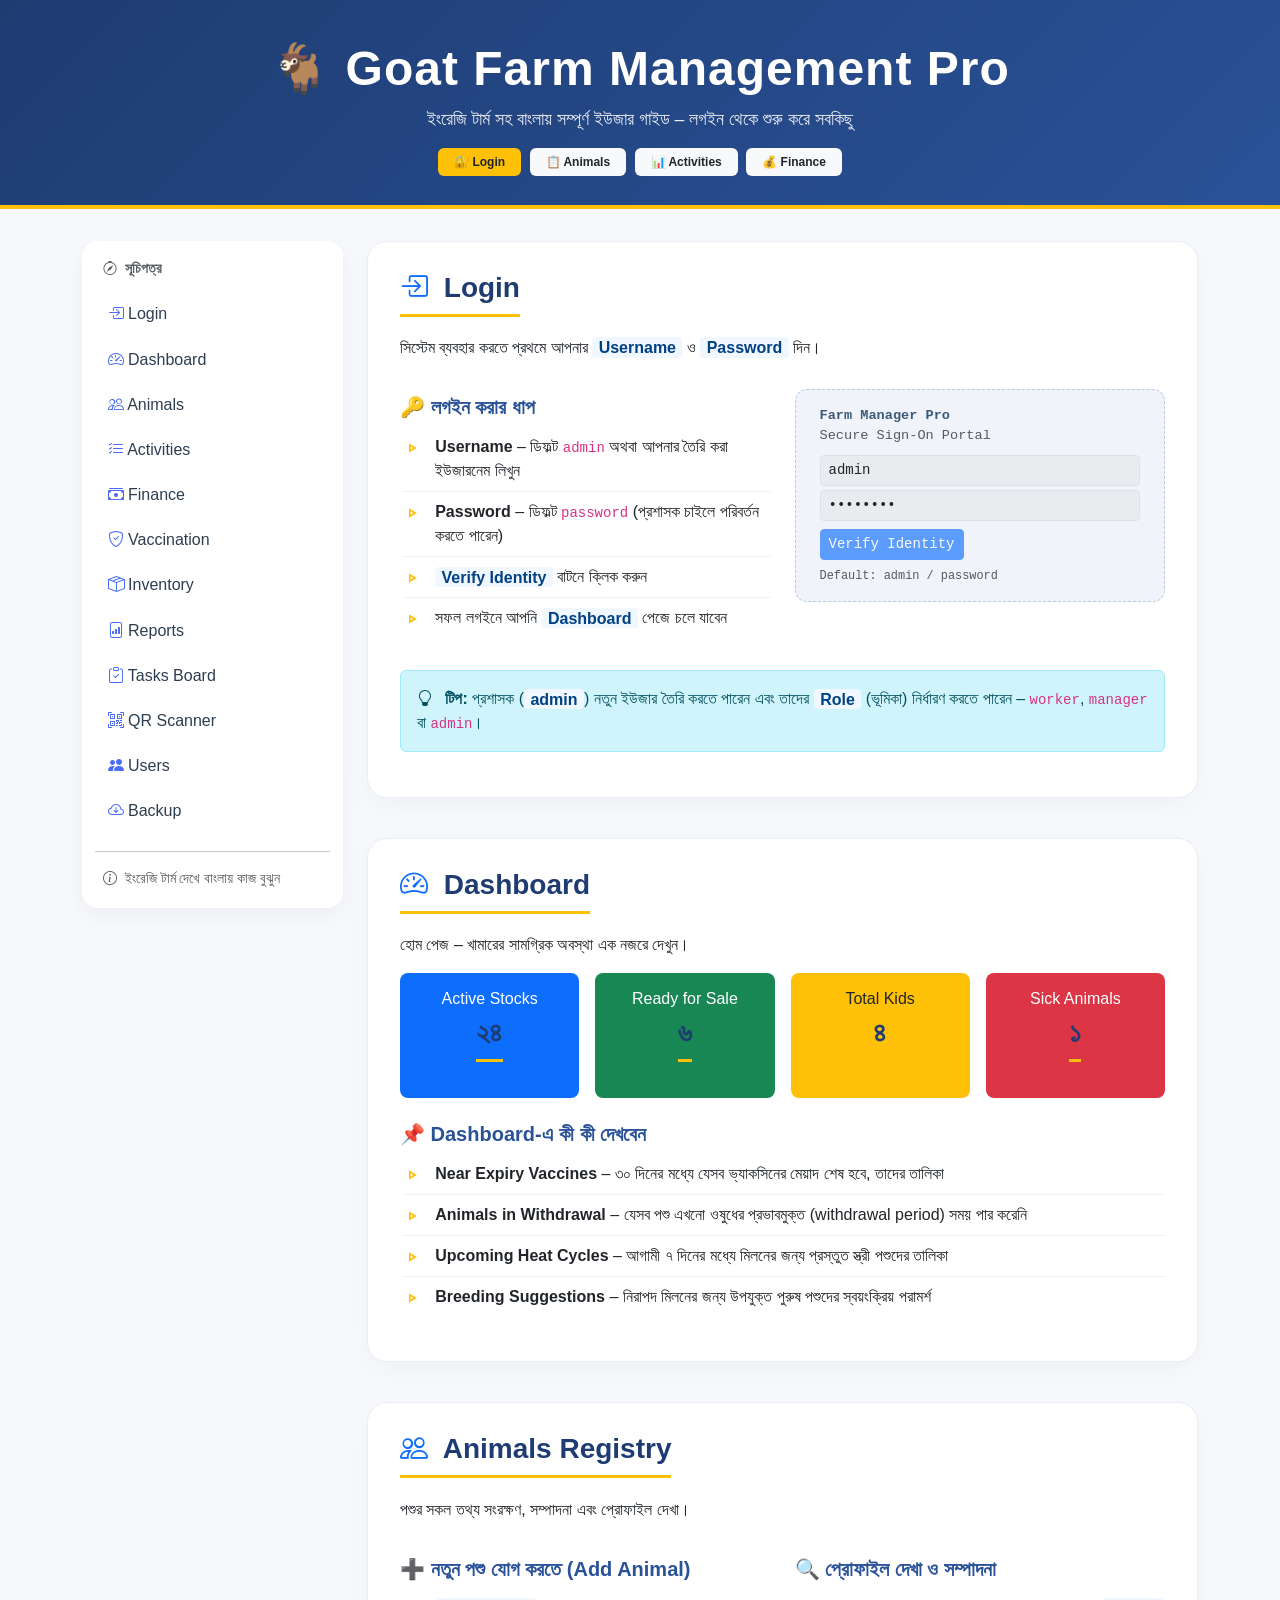
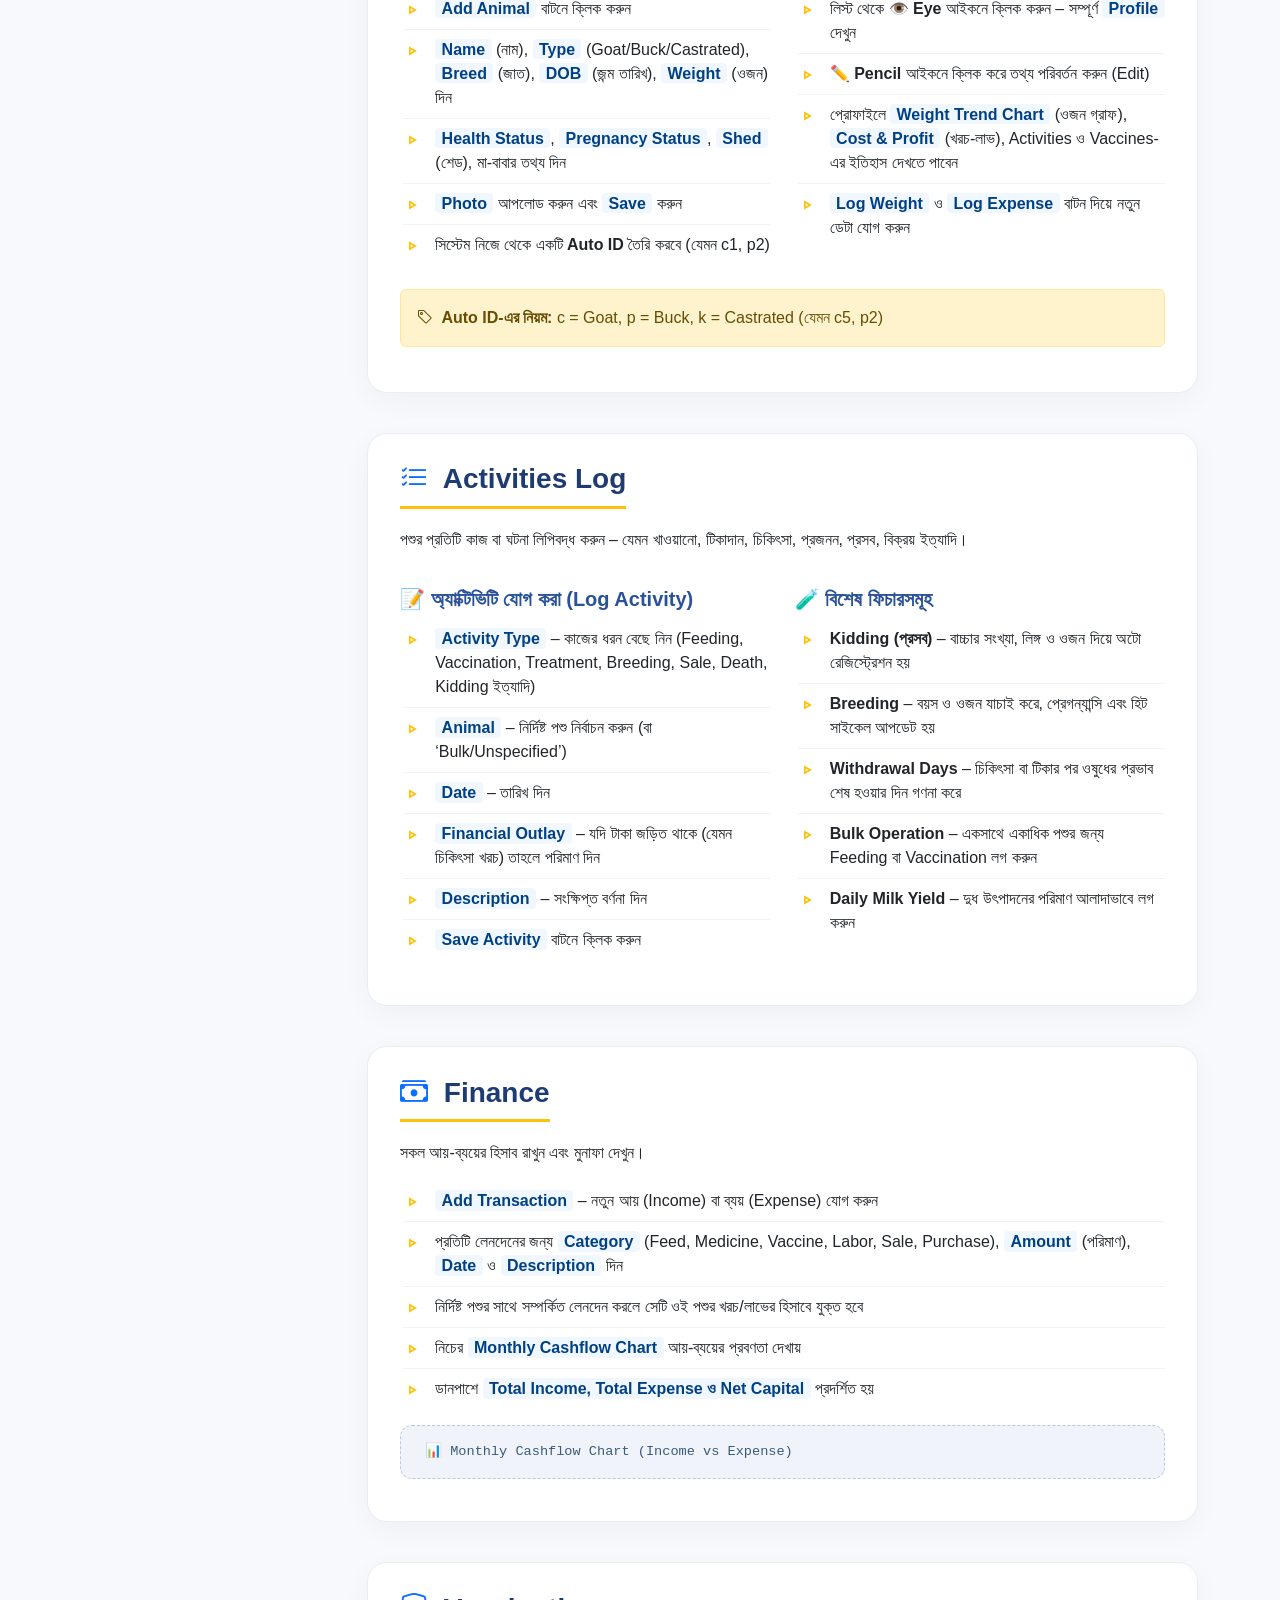
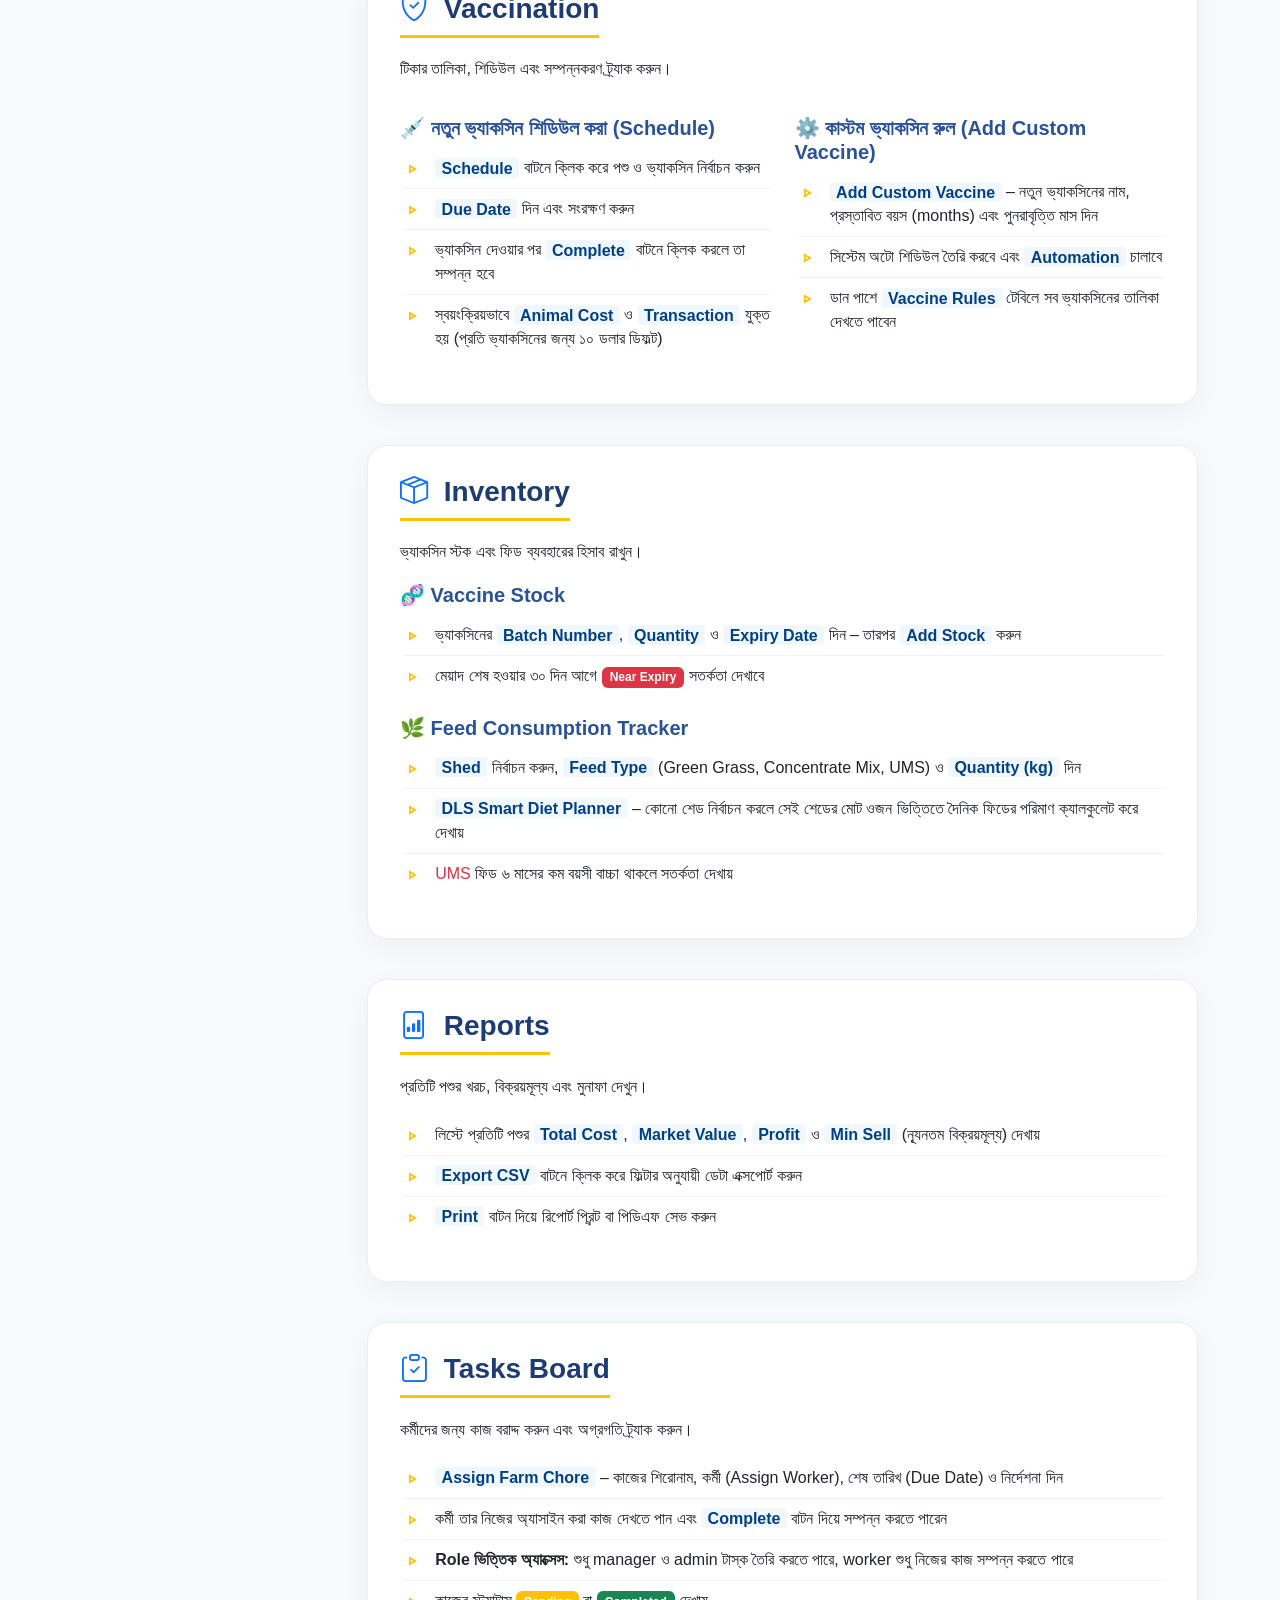
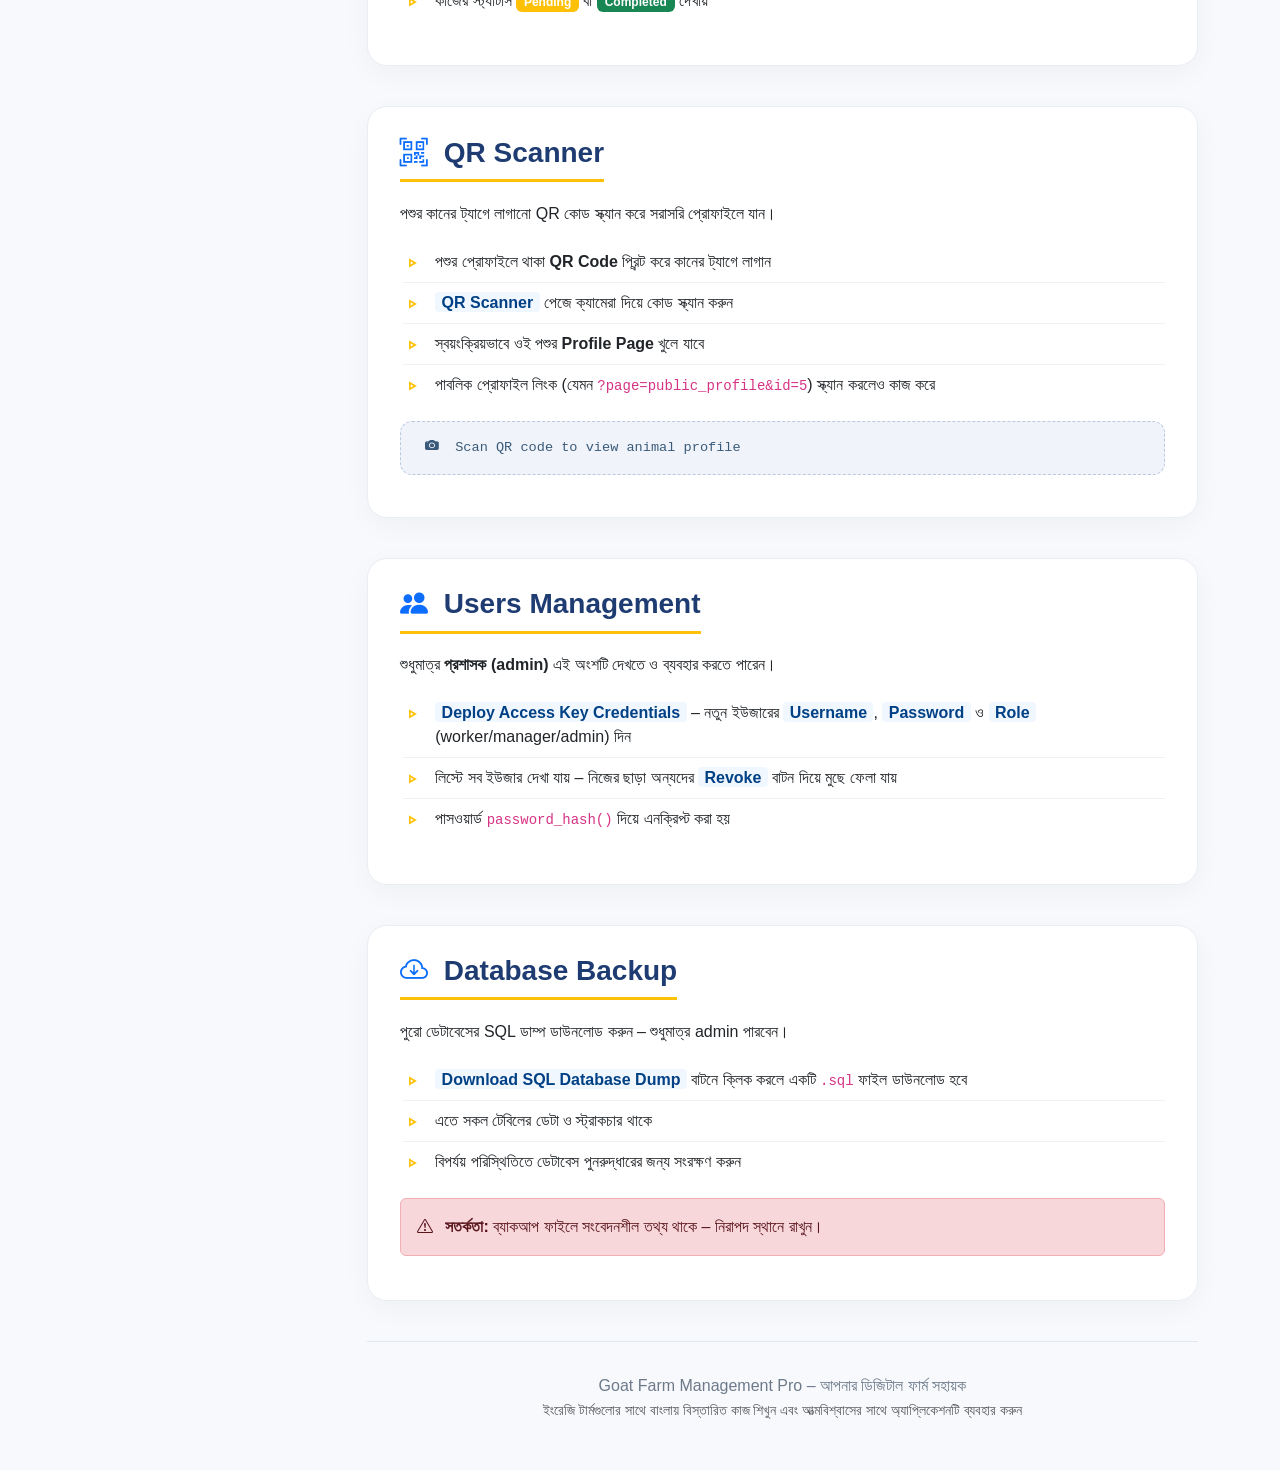
<file: Goat Farm/tutorial.html>
<!DOCTYPE html>
<html lang="bn">
<head>
    <meta charset="UTF-8" />
    <meta name="viewport" content="width=device-width, initial-scale=1.0" />
    <title>Goat Farm Management – User Guide (English Terms, Bangla Explanation)</title>
    <link href="https://cdn.jsdelivr.net/npm/bootstrap@5.3.3/dist/css/bootstrap.min.css" rel="stylesheet" />
    <link href="https://cdn.jsdelivr.net/npm/bootstrap-icons@1.11.3/font/bootstrap-icons.css" rel="stylesheet" />
    <style>
        body {
            background: #f8f9fc;
            font-family: 'Segoe UI', Tahoma, Geneva, Verdana, sans-serif;
            padding-bottom: 3rem;
        }
        .guide-header {
            background: linear-gradient(135deg, #1e3c72 0%, #2a5298 100%);
            color: #fff;
            padding: 2.5rem 0 1.8rem 0;
            margin-bottom: 2rem;
            border-bottom: 4px solid #ffc107;
        }
        .guide-header h1 {
            font-weight: 700;
            letter-spacing: 1px;
        }
        .guide-header p {
            opacity: 0.9;
            font-size: 1.1rem;
        }
        .sidebar-nav {
            background: #ffffff;
            border-radius: 16px;
            box-shadow: 0 8px 24px rgba(0,0,0,0.05);
            padding: 1.2rem 0.8rem;
            position: sticky;
            top: 1.5rem;
        }
        .sidebar-nav .nav-link {
            color: #2c3e50;
            border-radius: 10px;
            padding: 0.6rem 0.8rem;
            margin-bottom: 2px;
            font-weight: 500;
            transition: all 0.2s;
        }
        .sidebar-nav .nav-link:hover {
            background: #eef2f7;
            color: #1e3c72;
        }
        .sidebar-nav .nav-link i {
            width: 24px;
            text-align: center;
            color: #4a6cf7;
        }
        .section-card {
            background: #ffffff;
            border-radius: 20px;
            padding: 1.8rem 2rem;
            margin-bottom: 2.5rem;
            box-shadow: 0 8px 28px rgba(0,0,0,0.04);
            border: 1px solid #e9edf4;
            transition: all 0.2s;
        }
        .section-card:hover {
            box-shadow: 0 12px 36px rgba(0,0,0,0.07);
        }
        .section-card h3 {
            color: #1e3c72;
            font-weight: 700;
            border-bottom: 3px solid #ffc107;
            padding-bottom: 0.6rem;
            margin-bottom: 1.2rem;
            display: inline-block;
        }
        .section-card h5 {
            color: #2a5298;
            font-weight: 600;
            margin-top: 1.2rem;
        }
        .step-list {
            list-style: none;
            padding-left: 0.2rem;
        }
        .step-list li {
            padding: 0.5rem 0 0.5rem 2rem;
            position: relative;
            border-bottom: 1px solid #f0f2f6;
        }
        .step-list li:last-child {
            border-bottom: none;
        }
        .step-list li::before {
            content: "▹";
            position: absolute;
            left: 0.2rem;
            color: #ffc107;
            font-weight: 700;
            font-size: 1.2rem;
        }
        .badge-feature {
            background: #eef3ff;
            color: #1e3c72;
            font-weight: 500;
            padding: 0.3rem 0.8rem;
            border-radius: 30px;
            font-size: 0.8rem;
            margin-left: 0.5rem;
        }
        .screenshot-mock {
            background: #f0f4fa;
            border-radius: 12px;
            padding: 1rem 1.5rem;
            border: 1px dashed #b8c9e0;
            color: #3a5a7a;
            font-family: 'Courier New', monospace;
            font-size: 0.85rem;
            margin: 0.8rem 0;
        }
        .footer-note {
            text-align: center;
            color: #6c7a8a;
            border-top: 1px solid #e2e8f0;
            padding-top: 2rem;
            margin-top: 1rem;
        }
        .eng-term {
            background: #f0f7ff;
            padding: 0.1rem 0.4rem;
            border-radius: 4px;
            font-weight: 600;
            color: #004085;
        }
        @media (max-width: 768px) {
            .sidebar-nav {
                position: relative;
                top: 0;
                margin-bottom: 1.8rem;
            }
            .guide-header h1 {
                font-size: 1.8rem;
            }
            .section-card {
                padding: 1.2rem;
            }
        }
    </style>
</head>
<body>

<!-- HEADER -->
<div class="guide-header text-center">
    <div class="container">
        <i class="bi bi-goat fs-1 text-warning"></i>
        <h1 class="display-5 fw-bold">🐐 Goat Farm Management Pro</h1>
        <p class="lead">ইংরেজি টার্ম সহ বাংলায় সম্পূর্ণ ইউজার গাইড – লগইন থেকে শুরু করে সবকিছু</p>
        <div class="mt-2">
            <span class="badge bg-warning text-dark px-3 py-2 me-1">🔐 Login</span>
            <span class="badge bg-light text-dark px-3 py-2 me-1">📋 Animals</span>
            <span class="badge bg-light text-dark px-3 py-2 me-1">📊 Activities</span>
            <span class="badge bg-light text-dark px-3 py-2">💰 Finance</span>
        </div>
    </div>
</div>

<div class="container">
    <div class="row">
        <!-- সাইডবার (ইংরেজি মেনু নাম) -->
        <div class="col-lg-3 col-md-4 mb-4">
            <div class="sidebar-nav">
                <h6 class="text-uppercase text-muted small fw-bold mb-3 px-2"><i class="bi bi-compass me-1"></i> সূচিপত্র</h6>
                <nav class="nav flex-column">
                    <a href="#login" class="nav-link"><i class="bi bi-box-arrow-in-right"></i> Login</a>
                    <a href="#dashboard" class="nav-link"><i class="bi bi-speedometer2"></i> Dashboard</a>
                    <a href="#animals" class="nav-link"><i class="bi bi-people"></i> Animals</a>
                    <a href="#activities" class="nav-link"><i class="bi bi-list-check"></i> Activities</a>
                    <a href="#finance" class="nav-link"><i class="bi bi-cash-stack"></i> Finance</a>
                    <a href="#vaccination" class="nav-link"><i class="bi bi-shield-check"></i> Vaccination</a>
                    <a href="#inventory" class="nav-link"><i class="bi bi-box-seam"></i> Inventory</a>
                    <a href="#reports" class="nav-link"><i class="bi bi-file-bar-graph"></i> Reports</a>
                    <a href="#tasks" class="nav-link"><i class="bi bi-clipboard-check"></i> Tasks Board</a>
                    <a href="#scanner" class="nav-link"><i class="bi bi-qr-code-scan"></i> QR Scanner</a>
                    <a href="#users" class="nav-link"><i class="bi bi-people-fill"></i> Users</a>
                    <a href="#backup" class="nav-link"><i class="bi bi-cloud-arrow-down"></i> Backup</a>
                </nav>
                <hr />
                <p class="small text-muted px-2 mb-0"><i class="bi bi-info-circle me-1"></i> ইংরেজি টার্ম দেখে বাংলায় কাজ বুঝুন</p>
            </div>
        </div>

        <!-- কন্টেন্ট এরিয়া -->
        <div class="col-lg-9 col-md-8">

            <!-- ===== LOGIN ===== -->
            <section id="login" class="section-card">
                <h3><i class="bi bi-box-arrow-in-right me-2 text-primary"></i> Login</h3>
                <p>সিস্টেম ব্যবহার করতে প্রথমে আপনার <span class="eng-term">Username</span> ও <span class="eng-term">Password</span> দিন।</p>
                <div class="row">
                    <div class="col-md-6">
                        <h5>🔑 লগইন করার ধাপ</h5>
                        <ul class="step-list">
                            <li><strong>Username</strong> – ডিফল্ট <code>admin</code> অথবা আপনার তৈরি করা ইউজারনেম লিখুন</li>
                            <li><strong>Password</strong> – ডিফল্ট <code>password</code> (প্রশাসক চাইলে পরিবর্তন করতে পারেন)</li>
                            <li><span class="eng-term">Verify Identity</span> বাটনে ক্লিক করুন</li>
                            <li>সফল লগইনে আপনি <span class="eng-term">Dashboard</span> পেজে চলে যাবেন</li>
                        </ul>
                    </div>
                    <div class="col-md-6">
                        <div class="screenshot-mock">
                            <i class="bi bi-goat text-warning"></i> <strong>Farm Manager Pro</strong><br />
                            <span class="text-muted">Secure Sign-On Portal</span><br />
                            <input class="form-control form-control-sm mt-2" value="admin" disabled />
                            <input class="form-control form-control-sm mt-1" value="••••••••" disabled />
                            <button class="btn btn-primary btn-sm mt-2" disabled>Verify Identity</button>
                            <div class="mt-2 small text-muted">Default: admin / password</div>
                        </div>
                    </div>
                </div>
                <div class="alert alert-info mt-3">
                    <i class="bi bi-lightbulb me-2"></i> <strong>টিপ:</strong> প্রশাসক (<span class="eng-term">admin</span>) নতুন ইউজার তৈরি করতে পারেন এবং তাদের <span class="eng-term">Role</span> (ভূমিকা) নির্ধারণ করতে পারেন – <code>worker</code>, <code>manager</code> বা <code>admin</code>।
                </div>
            </section>

            <!-- ===== DASHBOARD ===== -->
            <section id="dashboard" class="section-card">
                <h3><i class="bi bi-speedometer2 me-2 text-primary"></i> Dashboard</h3>
                <p>হোম পেজ – খামারের সামগ্রিক অবস্থা এক নজরে দেখুন।</p>
                <div class="row g-3">
                    <div class="col-6 col-md-3">
                        <div class="bg-primary text-white p-3 rounded-3 text-center">
                            <h6>Active Stocks</h6>
                            <h3 class="fw-bold">২৪</h3>
                        </div>
                    </div>
                    <div class="col-6 col-md-3">
                        <div class="bg-success text-white p-3 rounded-3 text-center">
                            <h6>Ready for Sale</h6>
                            <h3 class="fw-bold">৬</h3>
                        </div>
                    </div>
                    <div class="col-6 col-md-3">
                        <div class="bg-warning text-dark p-3 rounded-3 text-center">
                            <h6>Total Kids</h6>
                            <h3 class="fw-bold">৪</h3>
                        </div>
                    </div>
                    <div class="col-6 col-md-3">
                        <div class="bg-danger text-white p-3 rounded-3 text-center">
                            <h6>Sick Animals</h6>
                            <h3 class="fw-bold">১</h3>
                        </div>
                    </div>
                </div>
                <h5 class="mt-4">📌 Dashboard-এ কী কী দেখবেন</h5>
                <ul class="step-list">
                    <li><strong>Near Expiry Vaccines</strong> – ৩০ দিনের মধ্যে যেসব ভ্যাকসিনের মেয়াদ শেষ হবে, তাদের তালিকা</li>
                    <li><strong>Animals in Withdrawal</strong> – যেসব পশু এখনো ওষুধের প্রভাবমুক্ত (withdrawal period) সময় পার করেনি</li>
                    <li><strong>Upcoming Heat Cycles</strong> – আগামী ৭ দিনের মধ্যে মিলনের জন্য প্রস্তুত স্ত্রী পশুদের তালিকা</li>
                    <li><strong>Breeding Suggestions</strong> – নিরাপদ মিলনের জন্য উপযুক্ত পুরুষ পশুদের স্বয়ংক্রিয় পরামর্শ</li>
                </ul>
            </section>

            <!-- ===== ANIMALS ===== -->
            <section id="animals" class="section-card">
                <h3><i class="bi bi-people me-2 text-primary"></i> Animals Registry</h3>
                <p>পশুর সকল তথ্য সংরক্ষণ, সম্পাদনা এবং প্রোফাইল দেখা।</p>
                <div class="row">
                    <div class="col-md-6">
                        <h5>➕ নতুন পশু যোগ করতে (Add Animal)</h5>
                        <ul class="step-list">
                            <li><span class="eng-term">Add Animal</span> বাটনে ক্লিক করুন</li>
                            <li><span class="eng-term">Name</span> (নাম), <span class="eng-term">Type</span> (Goat/Buck/Castrated), <span class="eng-term">Breed</span> (জাত), <span class="eng-term">DOB</span> (জন্ম তারিখ), <span class="eng-term">Weight</span> (ওজন) দিন</li>
                            <li><span class="eng-term">Health Status</span>, <span class="eng-term">Pregnancy Status</span>, <span class="eng-term">Shed</span> (শেড), মা-বাবার তথ্য দিন</li>
                            <li><span class="eng-term">Photo</span> আপলোড করুন এবং <span class="eng-term">Save</span> করুন</li>
                            <li>সিস্টেম নিজে থেকে একটি <strong>Auto ID</strong> তৈরি করবে (যেমন c1, p2)</li>
                        </ul>
                    </div>
                    <div class="col-md-6">
                        <h5>🔍 প্রোফাইল দেখা ও সম্পাদনা</h5>
                        <ul class="step-list">
                            <li>লিস্ট থেকে <strong>👁️ Eye</strong> আইকনে ক্লিক করুন – সম্পূর্ণ <span class="eng-term">Profile</span> দেখুন</li>
                            <li><strong>✏️ Pencil</strong> আইকনে ক্লিক করে তথ্য পরিবর্তন করুন (Edit)</li>
                            <li>প্রোফাইলে <span class="eng-term">Weight Trend Chart</span> (ওজন গ্রাফ), <span class="eng-term">Cost & Profit</span> (খরচ-লাভ), Activities ও Vaccines-এর ইতিহাস দেখতে পাবেন</li>
                            <li><span class="eng-term">Log Weight</span> ও <span class="eng-term">Log Expense</span> বাটন দিয়ে নতুন ডেটা যোগ করুন</li>
                        </ul>
                    </div>
                </div>
                <div class="alert alert-warning mt-2">
                    <i class="bi bi-tag me-1"></i> <strong>Auto ID-এর নিয়ম:</strong> c = Goat, p = Buck, k = Castrated (যেমন c5, p2)
                </div>
            </section>

            <!-- ===== ACTIVITIES ===== -->
            <section id="activities" class="section-card">
                <h3><i class="bi bi-list-check me-2 text-primary"></i> Activities Log</h3>
                <p>পশুর প্রতিটি কাজ বা ঘটনা লিপিবদ্ধ করুন – যেমন খাওয়ানো, টিকাদান, চিকিৎসা, প্রজনন, প্রসব, বিক্রয় ইত্যাদি।</p>
                <div class="row">
                    <div class="col-md-6">
                        <h5>📝 অ্যাক্টিভিটি যোগ করা (Log Activity)</h5>
                        <ul class="step-list">
                            <li><span class="eng-term">Activity Type</span> – কাজের ধরন বেছে নিন (Feeding, Vaccination, Treatment, Breeding, Sale, Death, Kidding ইত্যাদি)</li>
                            <li><span class="eng-term">Animal</span> – নির্দিষ্ট পশু নির্বাচন করুন (বা ‘Bulk/Unspecified’)</li>
                            <li><span class="eng-term">Date</span> – তারিখ দিন</li>
                            <li><span class="eng-term">Financial Outlay</span> – যদি টাকা জড়িত থাকে (যেমন চিকিৎসা খরচ) তাহলে পরিমাণ দিন</li>
                            <li><span class="eng-term">Description</span> – সংক্ষিপ্ত বর্ণনা দিন</li>
                            <li><span class="eng-term">Save Activity</span> বাটনে ক্লিক করুন</li>
                        </ul>
                    </div>
                    <div class="col-md-6">
                        <h5>🧪 বিশেষ ফিচারসমূহ</h5>
                        <ul class="step-list">
                            <li><strong>Kidding (প্রসব)</strong> – বাচ্চার সংখ্যা, লিঙ্গ ও ওজন দিয়ে অটো রেজিস্ট্রেশন হয়</li>
                            <li><strong>Breeding</strong> – বয়স ও ওজন যাচাই করে, প্রেগন্যান্সি এবং হিট সাইকেল আপডেট হয়</li>
                            <li><strong>Withdrawal Days</strong> – চিকিৎসা বা টিকার পর ওষুধের প্রভাব শেষ হওয়ার দিন গণনা করে</li>
                            <li><strong>Bulk Operation</strong> – একসাথে একাধিক পশুর জন্য Feeding বা Vaccination লগ করুন</li>
                            <li><strong>Daily Milk Yield</strong> – দুধ উৎপাদনের পরিমাণ আলাদাভাবে লগ করুন</li>
                        </ul>
                    </div>
                </div>
            </section>

            <!-- ===== FINANCE ===== -->
            <section id="finance" class="section-card">
                <h3><i class="bi bi-cash-stack me-2 text-primary"></i> Finance</h3>
                <p>সকল আয়-ব্যয়ের হিসাব রাখুন এবং মুনাফা দেখুন।</p>
                <ul class="step-list">
                    <li><span class="eng-term">Add Transaction</span> – নতুন আয় (Income) বা ব্যয় (Expense) যোগ করুন</li>
                    <li>প্রতিটি লেনদেনের জন্য <span class="eng-term">Category</span> (Feed, Medicine, Vaccine, Labor, Sale, Purchase), <span class="eng-term">Amount</span> (পরিমাণ), <span class="eng-term">Date</span> ও <span class="eng-term">Description</span> দিন</li>
                    <li>নির্দিষ্ট পশুর সাথে সম্পর্কিত লেনদেন করলে সেটি ওই পশুর খরচ/লাভের হিসাবে যুক্ত হবে</li>
                    <li>নিচের <span class="eng-term">Monthly Cashflow Chart</span> আয়-ব্যয়ের প্রবণতা দেখায়</li>
                    <li>ডানপাশে <span class="eng-term">Total Income, Total Expense ও Net Capital</span> প্রদর্শিত হয়</li>
                </ul>
                <div class="screenshot-mock mt-2">
                    📊 Monthly Cashflow Chart (Income vs Expense)
                </div>
            </section>

            <!-- ===== VACCINATION ===== -->
            <section id="vaccination" class="section-card">
                <h3><i class="bi bi-shield-check me-2 text-primary"></i> Vaccination</h3>
                <p>টিকার তালিকা, শিডিউল এবং সম্পন্নকরণ ট্র্যাক করুন।</p>
                <div class="row">
                    <div class="col-md-6">
                        <h5>💉 নতুন ভ্যাকসিন শিডিউল করা (Schedule)</h5>
                        <ul class="step-list">
                            <li><span class="eng-term">Schedule</span> বাটনে ক্লিক করে পশু ও ভ্যাকসিন নির্বাচন করুন</li>
                            <li><span class="eng-term">Due Date</span> দিন এবং সংরক্ষণ করুন</li>
                            <li>ভ্যাকসিন দেওয়ার পর <span class="eng-term">Complete</span> বাটনে ক্লিক করলে তা সম্পন্ন হবে</li>
                            <li>স্বয়ংক্রিয়ভাবে <span class="eng-term">Animal Cost</span> ও <span class="eng-term">Transaction</span> যুক্ত হয় (প্রতি ভ্যাকসিনের জন্য ১০ ডলার ডিফল্ট)</li>
                        </ul>
                    </div>
                    <div class="col-md-6">
                        <h5>⚙️ কাস্টম ভ্যাকসিন রুল (Add Custom Vaccine)</h5>
                        <ul class="step-list">
                            <li><span class="eng-term">Add Custom Vaccine</span> – নতুন ভ্যাকসিনের নাম, প্রস্তাবিত বয়স (months) এবং পুনরাবৃত্তি মাস দিন</li>
                            <li>সিস্টেম অটো শিডিউল তৈরি করবে এবং <span class="eng-term">Automation</span> চালাবে</li>
                            <li>ডান পাশে <span class="eng-term">Vaccine Rules</span> টেবিলে সব ভ্যাকসিনের তালিকা দেখতে পাবেন</li>
                        </ul>
                    </div>
                </div>
            </section>

            <!-- ===== INVENTORY ===== -->
            <section id="inventory" class="section-card">
                <h3><i class="bi bi-box-seam me-2 text-primary"></i> Inventory</h3>
                <p>ভ্যাকসিন স্টক এবং ফিড ব্যবহারের হিসাব রাখুন।</p>
                <h5>🧬 Vaccine Stock</h5>
                <ul class="step-list">
                    <li>ভ্যাকসিনের <span class="eng-term">Batch Number</span>, <span class="eng-term">Quantity</span> ও <span class="eng-term">Expiry Date</span> দিন – তারপর <span class="eng-term">Add Stock</span> করুন</li>
                    <li>মেয়াদ শেষ হওয়ার ৩০ দিন আগে <span class="badge bg-danger">Near Expiry</span> সতর্কতা দেখাবে</li>
                </ul>
                <h5>🌿 Feed Consumption Tracker</h5>
                <ul class="step-list">
                    <li><span class="eng-term">Shed</span> নির্বাচন করুন, <span class="eng-term">Feed Type</span> (Green Grass, Concentrate Mix, UMS) ও <span class="eng-term">Quantity (kg)</span> দিন</li>
                    <li><span class="eng-term">DLS Smart Diet Planner</span> – কোনো শেড নির্বাচন করলে সেই শেডের মোট ওজন ভিত্তিতে দৈনিক ফিডের পরিমাণ ক্যালকুলেট করে দেখায়</li>
                    <li><span class="text-danger">UMS</span> ফিড ৬ মাসের কম বয়সী বাচ্চা থাকলে সতর্কতা দেখায়</li>
                </ul>
            </section>

            <!-- ===== REPORTS ===== -->
            <section id="reports" class="section-card">
                <h3><i class="bi bi-file-bar-graph me-2 text-primary"></i> Reports</h3>
                <p>প্রতিটি পশুর খরচ, বিক্রয়মূল্য এবং মুনাফা দেখুন।</p>
                <ul class="step-list">
                    <li>লিস্টে প্রতিটি পশুর <span class="eng-term">Total Cost</span>, <span class="eng-term">Market Value</span>, <span class="eng-term">Profit</span> ও <span class="eng-term">Min Sell</span> (ন্যূনতম বিক্রয়মূল্য) দেখায়</li>
                    <li><span class="eng-term">Export CSV</span> বাটনে ক্লিক করে ফিল্টার অনুযায়ী ডেটা এক্সপোর্ট করুন</li>
                    <li><span class="eng-term">Print</span> বাটন দিয়ে রিপোর্ট প্রিন্ট বা পিডিএফ সেভ করুন</li>
                </ul>
            </section>

            <!-- ===== TASKS BOARD ===== -->
            <section id="tasks" class="section-card">
                <h3><i class="bi bi-clipboard-check me-2 text-primary"></i> Tasks Board</h3>
                <p>কর্মীদের জন্য কাজ বরাদ্দ করুন এবং অগ্রগতি ট্র্যাক করুন।</p>
                <ul class="step-list">
                    <li><span class="eng-term">Assign Farm Chore</span> – কাজের শিরোনাম, কর্মী (Assign Worker), শেষ তারিখ (Due Date) ও নির্দেশনা দিন</li>
                    <li>কর্মী তার নিজের অ্যাসাইন করা কাজ দেখতে পান এবং <span class="eng-term">Complete</span> বাটন দিয়ে সম্পন্ন করতে পারেন</li>
                    <li><strong>Role ভিত্তিক অ্যাক্সেস:</strong> শুধু manager ও admin টাস্ক তৈরি করতে পারে, worker শুধু নিজের কাজ সম্পন্ন করতে পারে</li>
                    <li>কাজের স্ট্যাটাস <span class="badge bg-warning">Pending</span> বা <span class="badge bg-success">Completed</span> দেখায়</li>
                </ul>
            </section>

            <!-- ===== QR SCANNER ===== -->
            <section id="scanner" class="section-card">
                <h3><i class="bi bi-qr-code-scan me-2 text-primary"></i> QR Scanner</h3>
                <p>পশুর কানের ট্যাগে লাগানো QR কোড স্ক্যান করে সরাসরি প্রোফাইলে যান।</p>
                <ul class="step-list">
                    <li>পশুর প্রোফাইলে থাকা <strong>QR Code</strong> প্রিন্ট করে কানের ট্যাগে লাগান</li>
                    <li><span class="eng-term">QR Scanner</span> পেজে ক্যামেরা দিয়ে কোড স্ক্যান করুন</li>
                    <li>স্বয়ংক্রিয়ভাবে ওই পশুর <strong>Profile Page</strong> খুলে যাবে</li>
                    <li>পাবলিক প্রোফাইল লিংক (যেমন <code>?page=public_profile&id=5</code>) স্ক্যান করলেও কাজ করে</li>
                </ul>
                <div class="screenshot-mock">
                    <i class="bi bi-camera-fill me-2"></i> Scan QR code to view animal profile
                </div>
            </section>

            <!-- ===== USERS MANAGEMENT ===== -->
            <section id="users" class="section-card">
                <h3><i class="bi bi-people-fill me-2 text-primary"></i> Users Management</h3>
                <p>শুধুমাত্র <strong>প্রশাসক (admin)</strong> এই অংশটি দেখতে ও ব্যবহার করতে পারেন।</p>
                <ul class="step-list">
                    <li><span class="eng-term">Deploy Access Key Credentials</span> – নতুন ইউজারের <span class="eng-term">Username</span>, <span class="eng-term">Password</span> ও <span class="eng-term">Role</span> (worker/manager/admin) দিন</li>
                    <li>লিস্টে সব ইউজার দেখা যায় – নিজের ছাড়া অন্যদের <span class="eng-term">Revoke</span> বাটন দিয়ে মুছে ফেলা যায়</li>
                    <li>পাসওয়ার্ড <code>password_hash()</code> দিয়ে এনক্রিপ্ট করা হয়</li>
                </ul>
            </section>

            <!-- ===== BACKUP ===== -->
            <section id="backup" class="section-card">
                <h3><i class="bi bi-cloud-arrow-down me-2 text-primary"></i> Database Backup</h3>
                <p>পুরো ডেটাবেসের SQL ডাম্প ডাউনলোড করুন – শুধুমাত্র admin পারবেন।</p>
                <ul class="step-list">
                    <li><span class="eng-term">Download SQL Database Dump</span> বাটনে ক্লিক করলে একটি <code>.sql</code> ফাইল ডাউনলোড হবে</li>
                    <li>এতে সকল টেবিলের ডেটা ও স্ট্রাকচার থাকে</li>
                    <li>বিপর্যয় পরিস্থিতিতে ডেটাবেস পুনরুদ্ধারের জন্য সংরক্ষণ করুন</li>
                </ul>
                <div class="alert alert-danger mt-2">
                    <i class="bi bi-exclamation-triangle me-2"></i> <strong>সতর্কতা:</strong> ব্যাকআপ ফাইলে সংবেদনশীল তথ্য থাকে – নিরাপদ স্থানে রাখুন।
                </div>
            </section>

            <!-- শেষ -->
            <div class="footer-note">
                <i class="bi bi-goat text-warning"></i> Goat Farm Management Pro – আপনার ডিজিটাল ফার্ম সহায়ক<br />
                <span class="text-muted small">ইংরেজি টার্মগুলোর সাথে বাংলায় বিস্তারিত কাজ শিখুন এবং আত্মবিশ্বাসের সাথে অ্যাপ্লিকেশনটি ব্যবহার করুন</span>
            </div>

        </div><!-- /কন্টেন্ট -->
    </div><!-- /রো -->
</div><!-- /কন্টেইনার -->

<script src="https://cdn.jsdelivr.net/npm/bootstrap@5.3.3/dist/js/bootstrap.bundle.min.js"></script>
</body>
</html>
</file>
